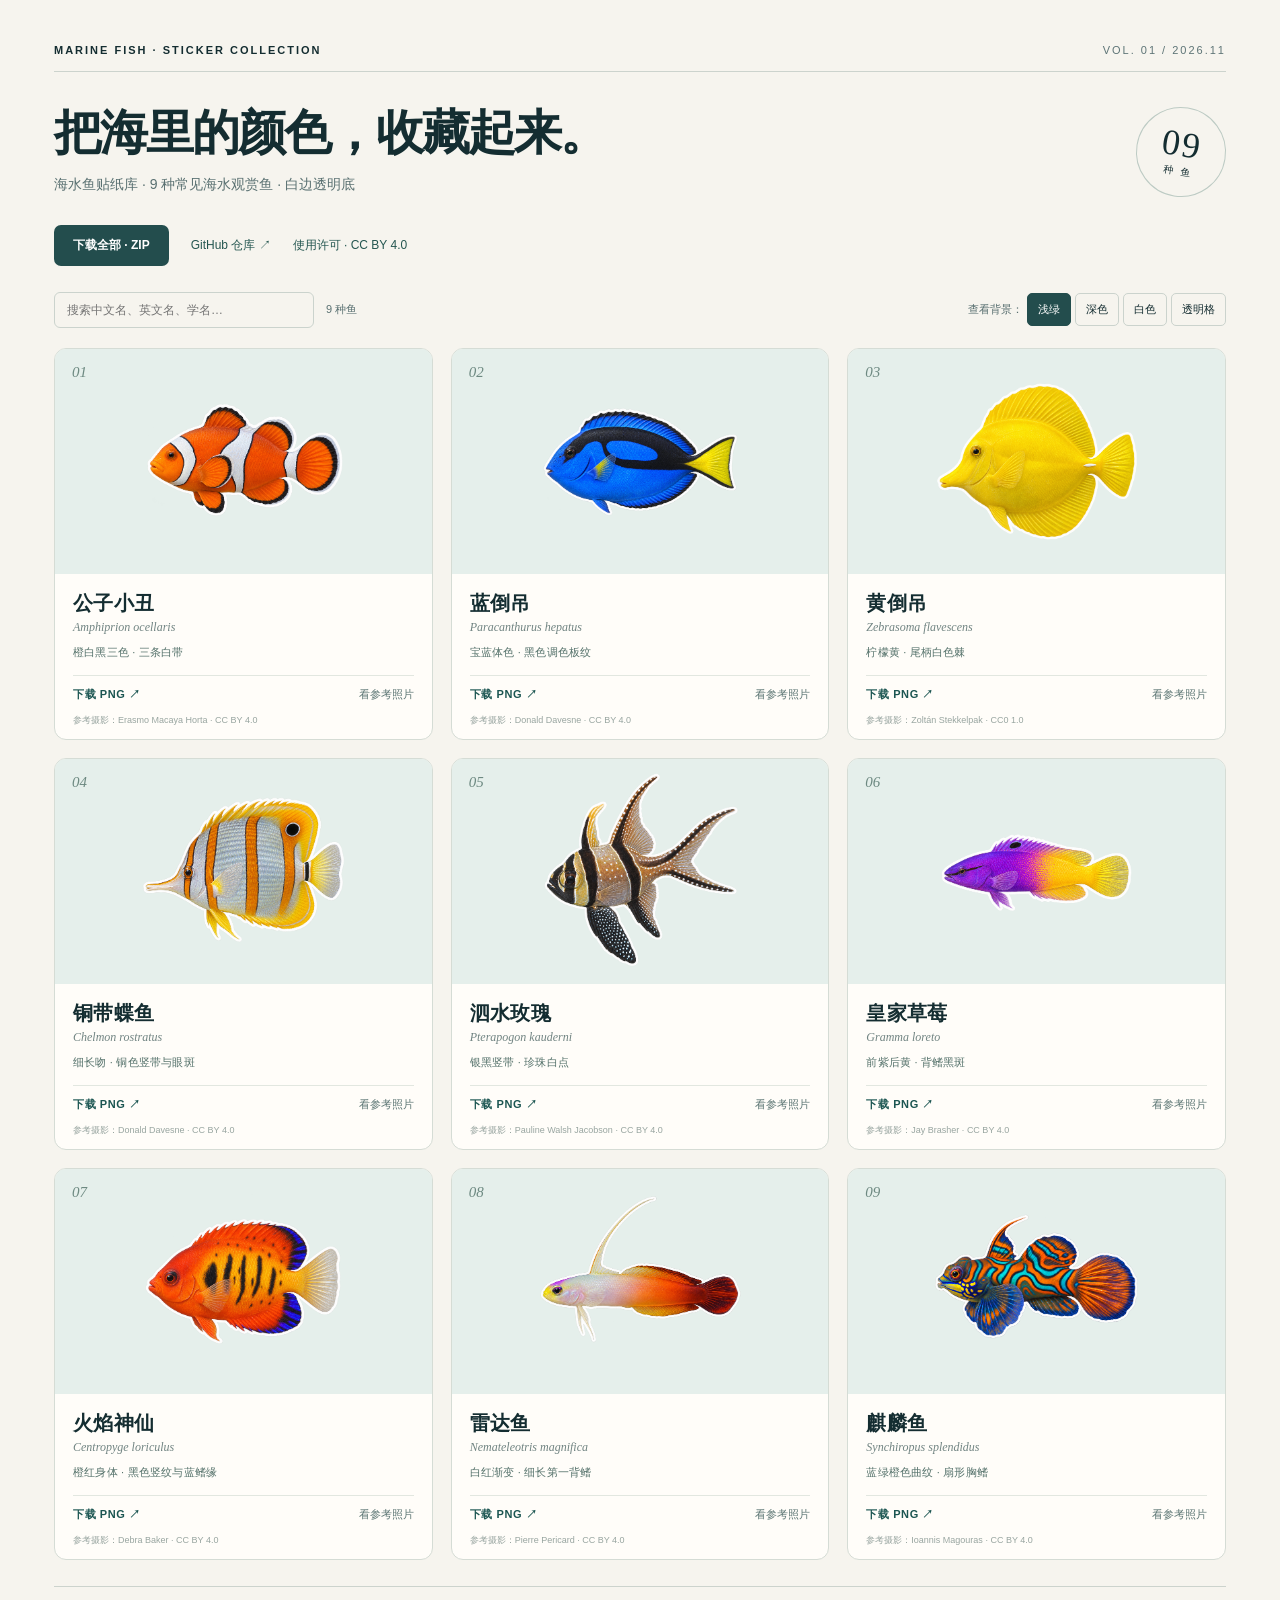
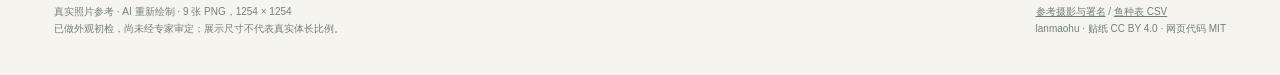
<file: index.html>
<!doctype html>
<html lang="zh-CN">
<head>
  <meta charset="utf-8">
  <meta name="viewport" content="width=device-width,initial-scale=1">
  <meta name="description" content="9 种常见海水观赏鱼，白边透明 PNG 贴纸，可预览、对照参考照片和下载。CC BY 4.0。">
  <meta property="og:title" content="海水鱼贴纸库 · Marine Fish Stickers">
  <meta property="og:description" content="9 种鱼，一种一张。白边透明 PNG · CC BY 4.0">
  <meta property="og:image" content="https://lanmaohu.github.io/marine-fish-stickers/previews/collection.png">
  <title>海水鱼贴纸库 · Marine Fish Stickers</title>
  <link rel="icon" href="data:image/svg+xml,%3Csvg xmlns='http://www.w3.org/2000/svg' viewBox='0 0 100 100'%3E%3Ctext y='.9em' font-size='90'%3E🐠%3C/text%3E%3C/svg%3E">
  <link rel="stylesheet" href="assets/style.css">
  <script src="assets/gallery.js" defer></script>
</head>
<body data-bg="mint"><main>
  <header class="masthead"><a class="brand" href="./">Marine Fish · Sticker Collection</a><span class="edition">VOL. 01 / 2026.11</span></header>
  <section class="intro"><div><h1>把海里的颜色，收藏起来。</h1><p>海水鱼贴纸库 · 9 种常见海水观赏鱼 · 白边透明底</p></div><div class="badge"><b>09</b><span>种 鱼</span></div></section>
  <nav class="top-links" aria-label="资料与下载"><a class="primary-link" href="downloads/marine-fish-stickers-v0.1.0.zip" download>下载全部 · ZIP</a><a href="https://github.com/lanmaohu/marine-fish-stickers">GitHub 仓库 ↗</a><a href="https://github.com/lanmaohu/marine-fish-stickers/blob/main/LICENSE.md">使用许可 · CC BY 4.0</a></nav>
  <div class="toolbar"><div class="search-group"><input id="search" type="search" placeholder="搜索中文名、英文名、学名…" aria-label="搜索鱼名"><span id="result-count" aria-live="polite">9 种鱼</span></div><div class="backgrounds"><span>查看背景：</span><button data-bg="mint" class="active" aria-pressed="true">浅绿</button><button data-bg="dark" aria-pressed="false">深色</button><button data-bg="white" aria-pressed="false">白色</button><button data-bg="check" aria-pressed="false">透明格</button></div></div>
  <section class="grid" aria-label="鱼种贴纸"><article class="card" data-name="公子小丑" data-search="公子小丑 Ocellaris clownfish Amphiprion ocellaris Pomacentridae">
<div class="picture"><span class="number">01</span><img class="fish" src="stickers/Pomacentridae/Amphiprion_ocellaris.png" alt="公子小丑贴纸" width="1254" height="1254" data-sticker="stickers/Pomacentridae/Amphiprion_ocellaris.png" data-reference="references/01_Amphiprion_ocellaris.jpg"></div>
<div class="info"><h2>公子小丑</h2><p class="latin">Amphiprion ocellaris</p><p class="feature">橙白黑三色 · 三条白带</p>
<div class="actions"><a class="single-download" href="stickers/Pomacentridae/Amphiprion_ocellaris.png" download>下载 PNG ↗</a><button class="compare" aria-pressed="false">看参考照片</button></div>
<p class="credit"><a href="https://www.inaturalist.org/photos/519599167" target="_blank" rel="noopener">参考摄影：Erasmo Macaya Horta</a> · <a href="https://creativecommons.org/licenses/by/4.0/" target="_blank" rel="noopener">CC BY 4.0</a></p></div></article>
<article class="card" data-name="蓝倒吊" data-search="蓝倒吊 Palette surgeonfish Paracanthurus hepatus Acanthuridae">
<div class="picture"><span class="number">02</span><img class="fish" src="stickers/Acanthuridae/Paracanthurus_hepatus.png" alt="蓝倒吊贴纸" width="1254" height="1254" data-sticker="stickers/Acanthuridae/Paracanthurus_hepatus.png" data-reference="references/02_Paracanthurus_hepatus.jpg"></div>
<div class="info"><h2>蓝倒吊</h2><p class="latin">Paracanthurus hepatus</p><p class="feature">宝蓝体色 · 黑色调色板纹</p>
<div class="actions"><a class="single-download" href="stickers/Acanthuridae/Paracanthurus_hepatus.png" download>下载 PNG ↗</a><button class="compare" aria-pressed="false">看参考照片</button></div>
<p class="credit"><a href="https://www.inaturalist.org/photos/354753703" target="_blank" rel="noopener">参考摄影：Donald Davesne</a> · <a href="https://creativecommons.org/licenses/by/4.0/" target="_blank" rel="noopener">CC BY 4.0</a></p></div></article>
<article class="card" data-name="黄倒吊" data-search="黄倒吊 Yellow tang Zebrasoma flavescens Acanthuridae">
<div class="picture"><span class="number">03</span><img class="fish" src="stickers/Acanthuridae/Zebrasoma_flavescens.png" alt="黄倒吊贴纸" width="1254" height="1254" data-sticker="stickers/Acanthuridae/Zebrasoma_flavescens.png" data-reference="references/03_Zebrasoma_flavescens_2.jpg"></div>
<div class="info"><h2>黄倒吊</h2><p class="latin">Zebrasoma flavescens</p><p class="feature">柠檬黄 · 尾柄白色棘</p>
<div class="actions"><a class="single-download" href="stickers/Acanthuridae/Zebrasoma_flavescens.png" download>下载 PNG ↗</a><button class="compare" aria-pressed="false">看参考照片</button></div>
<p class="credit"><a href="https://www.inaturalist.org/photos/108276707" target="_blank" rel="noopener">参考摄影：Zoltán Stekkelpak</a> · <a href="https://creativecommons.org/publicdomain/zero/1.0/" target="_blank" rel="noopener">CC0 1.0</a></p></div></article>
<article class="card" data-name="铜带蝶鱼" data-search="铜带蝶鱼 Copperband butterflyfish Chelmon rostratus Chaetodontidae">
<div class="picture"><span class="number">04</span><img class="fish" src="stickers/Chaetodontidae/Chelmon_rostratus.png" alt="铜带蝶鱼贴纸" width="1254" height="1254" data-sticker="stickers/Chaetodontidae/Chelmon_rostratus.png" data-reference="references/04_Chelmon_rostratus_alt.jpg"></div>
<div class="info"><h2>铜带蝶鱼</h2><p class="latin">Chelmon rostratus</p><p class="feature">细长吻 · 铜色竖带与眼斑</p>
<div class="actions"><a class="single-download" href="stickers/Chaetodontidae/Chelmon_rostratus.png" download>下载 PNG ↗</a><button class="compare" aria-pressed="false">看参考照片</button></div>
<p class="credit"><a href="https://www.inaturalist.org/photos/249083403" target="_blank" rel="noopener">参考摄影：Donald Davesne</a> · <a href="https://creativecommons.org/licenses/by/4.0/" target="_blank" rel="noopener">CC BY 4.0</a></p></div></article>
<article class="card" data-name="泗水玫瑰" data-search="泗水玫瑰 Banggai cardinalfish Pterapogon kauderni Apogonidae">
<div class="picture"><span class="number">05</span><img class="fish" src="stickers/Apogonidae/Pterapogon_kauderni.png" alt="泗水玫瑰贴纸" width="1254" height="1254" data-sticker="stickers/Apogonidae/Pterapogon_kauderni.png" data-reference="references/05_Pterapogon_kauderni.jpg"></div>
<div class="info"><h2>泗水玫瑰</h2><p class="latin">Pterapogon kauderni</p><p class="feature">银黑竖带 · 珍珠白点</p>
<div class="actions"><a class="single-download" href="stickers/Apogonidae/Pterapogon_kauderni.png" download>下载 PNG ↗</a><button class="compare" aria-pressed="false">看参考照片</button></div>
<p class="credit"><a href="https://www.inaturalist.org/photos/355664308" target="_blank" rel="noopener">参考摄影：Pauline Walsh Jacobson</a> · <a href="https://creativecommons.org/licenses/by/4.0/" target="_blank" rel="noopener">CC BY 4.0</a></p></div></article>
<article class="card" data-name="皇家草莓" data-search="皇家草莓 Royal gramma Gramma loreto Grammatidae">
<div class="picture"><span class="number">06</span><img class="fish" src="stickers/Grammatidae/Gramma_loreto.png" alt="皇家草莓贴纸" width="1254" height="1254" data-sticker="stickers/Grammatidae/Gramma_loreto.png" data-reference="references/06_Gramma_loreto.jpg"></div>
<div class="info"><h2>皇家草莓</h2><p class="latin">Gramma loreto</p><p class="feature">前紫后黄 · 背鳍黑斑</p>
<div class="actions"><a class="single-download" href="stickers/Grammatidae/Gramma_loreto.png" download>下载 PNG ↗</a><button class="compare" aria-pressed="false">看参考照片</button></div>
<p class="credit"><a href="https://www.inaturalist.org/photos/439200275" target="_blank" rel="noopener">参考摄影：Jay Brasher</a> · <a href="https://creativecommons.org/licenses/by/4.0/" target="_blank" rel="noopener">CC BY 4.0</a></p></div></article>
<article class="card" data-name="火焰神仙" data-search="火焰神仙 Flame angelfish Centropyge loriculus Pomacanthidae Centropyge loricula">
<div class="picture"><span class="number">07</span><img class="fish" src="stickers/Pomacanthidae/Centropyge_loriculus.png" alt="火焰神仙贴纸" width="1254" height="1254" data-sticker="stickers/Pomacanthidae/Centropyge_loriculus.png" data-reference="references/07_Centropyge_loricula_1.jpg"></div>
<div class="info"><h2>火焰神仙</h2><p class="latin">Centropyge loriculus</p><p class="feature">橙红身体 · 黑色竖纹与蓝鳍缘</p>
<div class="actions"><a class="single-download" href="stickers/Pomacanthidae/Centropyge_loriculus.png" download>下载 PNG ↗</a><button class="compare" aria-pressed="false">看参考照片</button></div>
<p class="credit"><a href="https://www.inaturalist.org/photos/370210419" target="_blank" rel="noopener">参考摄影：Debra Baker</a> · <a href="https://creativecommons.org/licenses/by/4.0/" target="_blank" rel="noopener">CC BY 4.0</a></p></div></article>
<article class="card" data-name="雷达鱼" data-search="雷达鱼 Fire dartfish Nemateleotris magnifica Gobiidae">
<div class="picture"><span class="number">08</span><img class="fish" src="stickers/Gobiidae/Nemateleotris_magnifica.png" alt="雷达鱼贴纸" width="1254" height="1254" data-sticker="stickers/Gobiidae/Nemateleotris_magnifica.png" data-reference="references/08_Nemateleotris_magnifica_2.jpg"></div>
<div class="info"><h2>雷达鱼</h2><p class="latin">Nemateleotris magnifica</p><p class="feature">白红渐变 · 细长第一背鳍</p>
<div class="actions"><a class="single-download" href="stickers/Gobiidae/Nemateleotris_magnifica.png" download>下载 PNG ↗</a><button class="compare" aria-pressed="false">看参考照片</button></div>
<p class="credit"><a href="https://www.inaturalist.org/photos/537855829" target="_blank" rel="noopener">参考摄影：Pierre Pericard</a> · <a href="https://creativecommons.org/licenses/by/4.0/" target="_blank" rel="noopener">CC BY 4.0</a></p></div></article>
<article class="card" data-name="麒麟鱼" data-search="麒麟鱼 Mandarinfish Synchiropus splendidus Callionymidae">
<div class="picture"><span class="number">09</span><img class="fish" src="stickers/Callionymidae/Synchiropus_splendidus.png" alt="麒麟鱼贴纸" width="1254" height="1254" data-sticker="stickers/Callionymidae/Synchiropus_splendidus.png" data-reference="references/09_Synchiropus_splendidus_2.jpg"></div>
<div class="info"><h2>麒麟鱼</h2><p class="latin">Synchiropus splendidus</p><p class="feature">蓝绿橙色曲纹 · 扇形胸鳍</p>
<div class="actions"><a class="single-download" href="stickers/Callionymidae/Synchiropus_splendidus.png" download>下载 PNG ↗</a><button class="compare" aria-pressed="false">看参考照片</button></div>
<p class="credit"><a href="https://www.inaturalist.org/photos/255388324" target="_blank" rel="noopener">参考摄影：Ioannis Magouras</a> · <a href="https://creativecommons.org/licenses/by/4.0/" target="_blank" rel="noopener">CC BY 4.0</a></p></div></article></section>
  <p class="empty" hidden>没有找到匹配的鱼种，试试中文名或学名。</p>
  <footer><span>真实照片参考 · AI 重新绘制 · 9 张 PNG，1254 × 1254<br>已做外观初检，尚未经专家审定；展示尺寸不代表真实体长比例。</span><span><a href="https://github.com/lanmaohu/marine-fish-stickers/blob/main/CREDITS.md">参考摄影与署名</a> / <a href="data/species.csv" download>鱼种表 CSV</a><br>lanmaohu · 贴纸 CC BY 4.0 · 网页代码 MIT</span></footer>
</main></body></html>
</file>
<file: assets/style.css>
*{box-sizing:border-box}body{margin:0;background:#f6f4ee;color:#142d31;font-family:-apple-system,BlinkMacSystemFont,"PingFang SC","Microsoft YaHei",sans-serif}main{max-width:1256px;margin:auto;padding:44px 42px 38px}.masthead{display:flex;justify-content:space-between;align-items:center;border-bottom:1px solid #ccd3cd;padding-bottom:15px;font-size:11px;letter-spacing:2px;text-transform:uppercase}.brand{font-weight:700}.edition{color:#5d7476}.intro{display:flex;align-items:flex-end;justify-content:space-between;gap:40px;padding:34px 0 28px}.intro h1{font-size:48px;letter-spacing:-2px;line-height:1.12;margin:0 0 12px;font-weight:650}.intro p{font-size:14px;color:#597071;line-height:1.8;margin:0}.badge{border:1px solid #bdcbc4;border-radius:50%;width:90px;height:90px;flex-shrink:0;display:flex;flex-direction:column;align-items:center;justify-content:center;transform:rotate(9deg);font-size:10px;letter-spacing:2px}.badge b{font-family:Georgia,serif;font-size:36px;line-height:1.1;font-weight:400}.toolbar{display:flex;justify-content:space-between;gap:12px;margin-bottom:20px}input{border:1px solid #cbd3cd;background:transparent;border-radius:6px;padding:10px 12px;width:260px;font:inherit;font-size:12px;color:#142d31}.backgrounds{display:flex;gap:4px;align-items:center;font-size:11px;color:#597071}.backgrounds button{border:1px solid #cbd3cd;background:transparent;color:#142d31;border-radius:5px;padding:8px 10px;font:inherit;cursor:pointer}.backgrounds button.active{background:#234d4d;color:#fff;border-color:#234d4d}.grid{display:grid;grid-template-columns:repeat(3,1fr);gap:18px}.card{border:1px solid #d5dcd5;border-radius:12px;overflow:hidden;background:#fffdf9;min-width:0}.picture{height:225px;position:relative;background:#e5efeb;display:flex;align-items:center;justify-content:center;transition:background .2s}.picture img{width:94%;height:94%;object-fit:contain;display:block}.number{position:absolute;top:15px;left:17px;font:italic 15px Georgia,serif;color:#6d8981;z-index:1}.info{padding:16px 18px 12px}.info h2{font-size:20px;font-weight:650;margin:0 0 3px;letter-spacing:.3px}.latin{font:italic 12px Georgia,serif;color:#718482;margin:0 0 10px}.feature{font-size:11px;letter-spacing:.2px;color:#54716a;margin:0 0 15px}.actions{display:flex;align-items:center;justify-content:space-between;border-top:1px solid #e2e7e0;padding-top:11px;font-size:11px}.actions a{color:#1b5551;text-decoration:none;font-weight:650;letter-spacing:.6px}.actions a span{padding-left:8px}.actions button{border:0;background:none;font:inherit;color:#5b7573;cursor:pointer;padding:0}.credit{font-size:9px;color:#98a5a0;white-space:nowrap;overflow:hidden;text-overflow:ellipsis;margin:12px 0 0}.credit a{color:inherit;text-decoration:none}footer{display:flex;justify-content:space-between;gap:24px;border-top:1px solid #ccd3cd;margin-top:26px;padding-top:16px;font-size:10px;line-height:1.7;color:#70817b}footer a{color:inherit}body[data-bg="dark"] .picture{background:#15383e}body[data-bg="white"] .picture{background:#fff}body[data-bg="check"] .picture{background-color:#fff;background-image:linear-gradient(45deg,#e2e6e2 25%,transparent 25%),linear-gradient(-45deg,#e2e6e2 25%,transparent 25%),linear-gradient(45deg,transparent 75%,#e2e6e2 75%),linear-gradient(-45deg,transparent 75%,#e2e6e2 75%);background-size:20px 20px;background-position:0 0,0 10px,10px -10px,-10px 0}.is-reference .picture img{width:100%;height:100%;object-fit:contain}.is-reference .number{background:#fff;padding:3px 7px;border-radius:4px}.empty{display:none;text-align:center;padding:30px;color:#718482}.preview .toolbar,.preview .actions,.preview .credit{display:none}.preview .picture{height:255px}.preview .info{padding:14px 18px}.preview .feature{margin-bottom:0}.preview .intro{padding:30px 0}.preview footer{font-size:11px}@media(max-width:800px){main{padding:26px 20px}.intro h1{font-size:38px}.badge{width:74px;height:74px}.grid{grid-template-columns:repeat(2,1fr)}.toolbar{flex-wrap:wrap}.picture{height:210px}}@media(max-width:480px){.grid{grid-template-columns:1fr}.picture{height:270px}.intro{gap:14px}.intro h1{font-size:34px}.intro p{font-size:12px}.badge{width:62px;height:62px}.badge b{font-size:29px}footer{display:block}.masthead{font-size:9px;letter-spacing:1px}}

[hidden]{display:none!important}.empty{display:block}.brand{color:inherit;text-decoration:none}.top-links{display:flex;align-items:center;flex-wrap:wrap;gap:22px;margin:0 0 26px;font-size:12px}.top-links a{color:#245650;text-decoration:none}.top-links .primary-link{background:#234d4d;color:white;padding:12px 19px;border-radius:7px;font-weight:600}.search-group{display:flex;align-items:center;gap:12px}#result-count{font-size:11px;color:#597071;white-space:nowrap}a:focus-visible,button:focus-visible,input:focus-visible{outline:3px solid #e6a73f;outline-offset:4px}.preview .top-links{display:none}.preview .toolbar{display:none}@media(max-width:480px){.top-links{gap:15px;font-size:11px}.backgrounds{flex-wrap:wrap}input{width:230px}.intro h1{letter-spacing:-1px}.masthead{gap:12px}}
</file>
